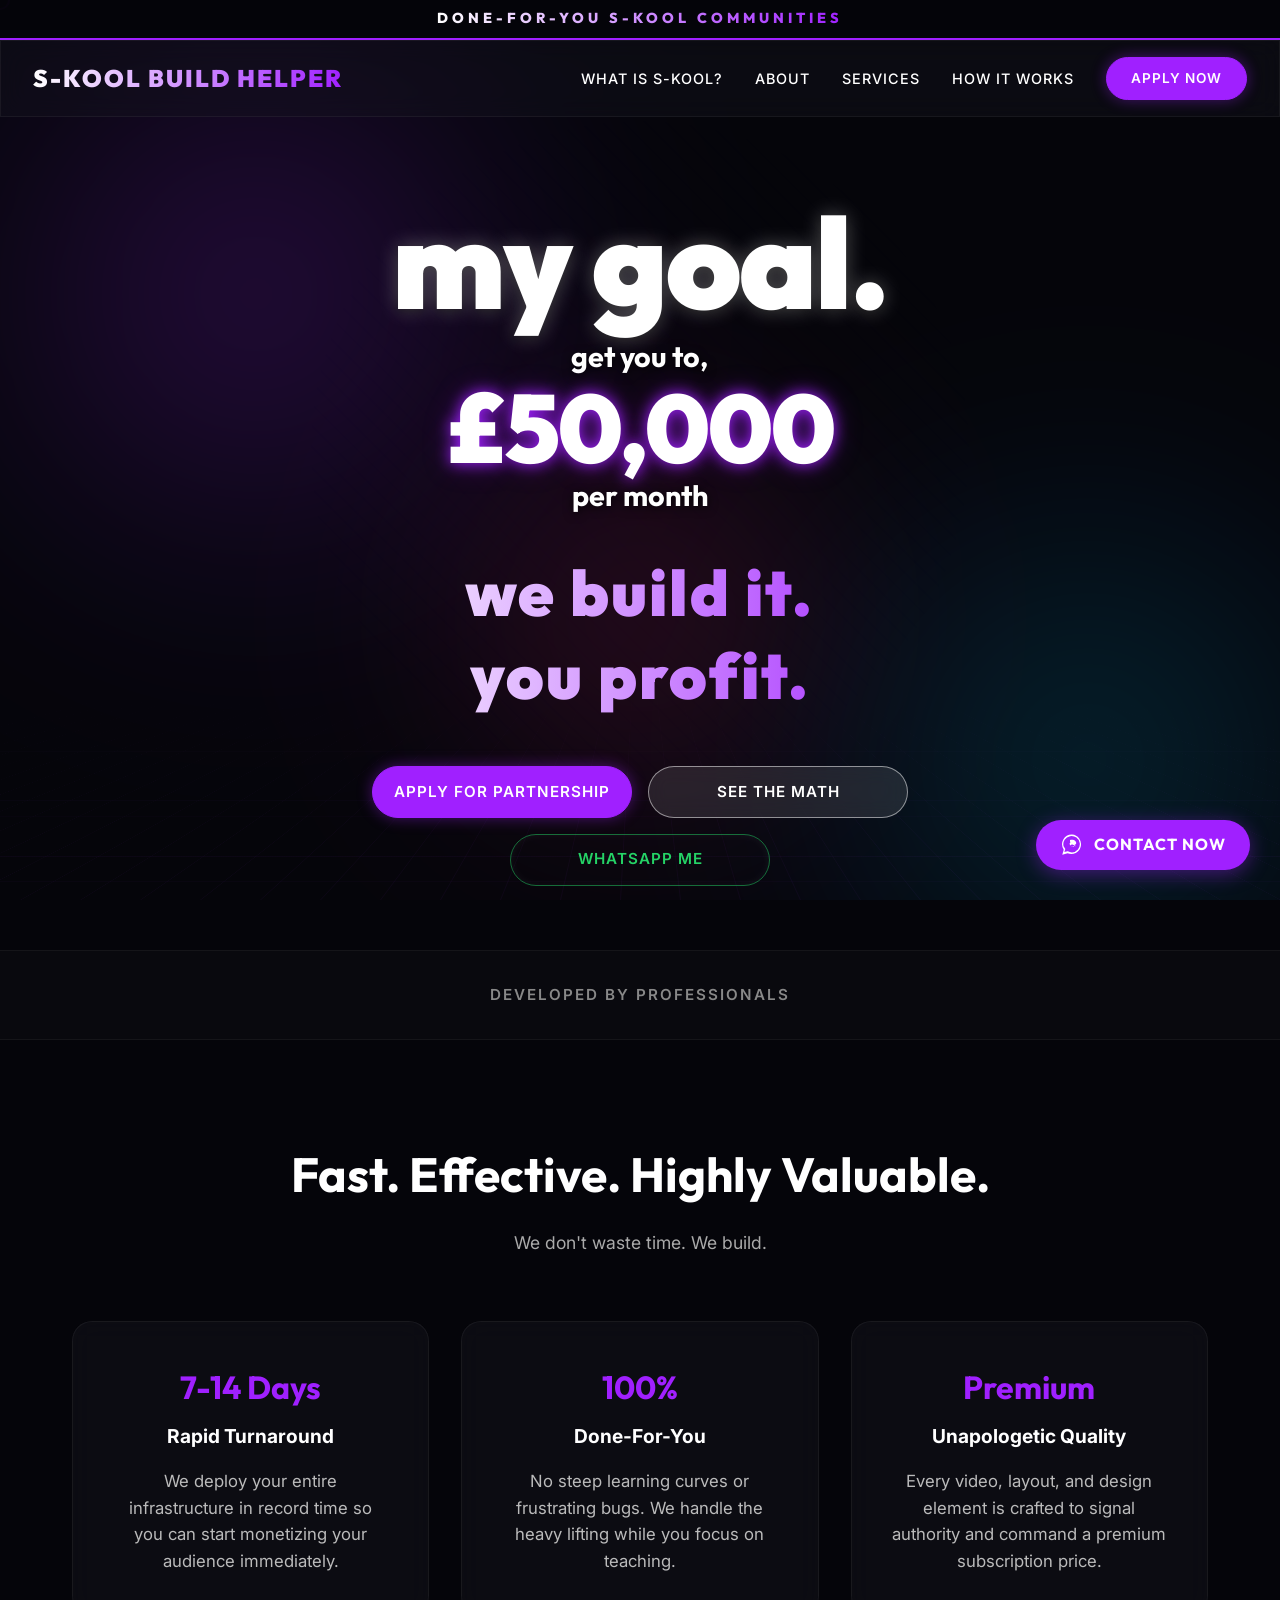
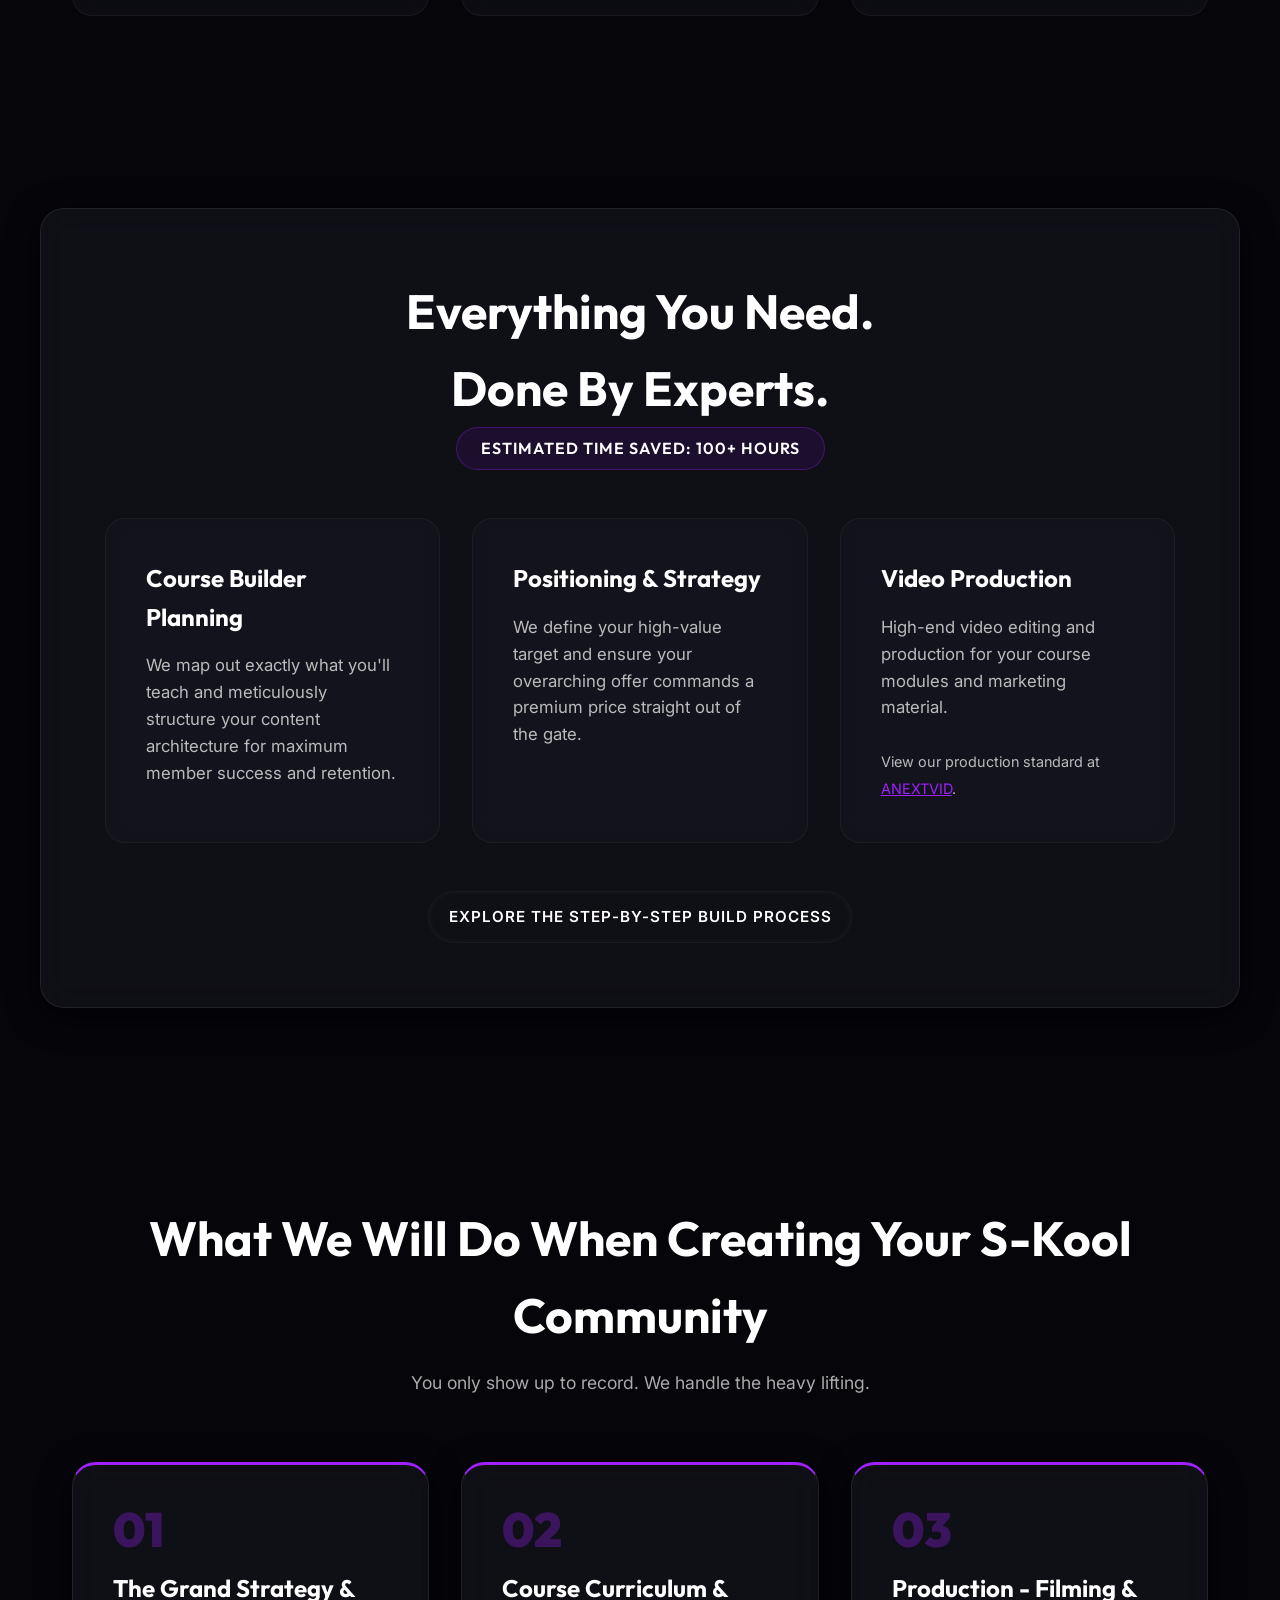
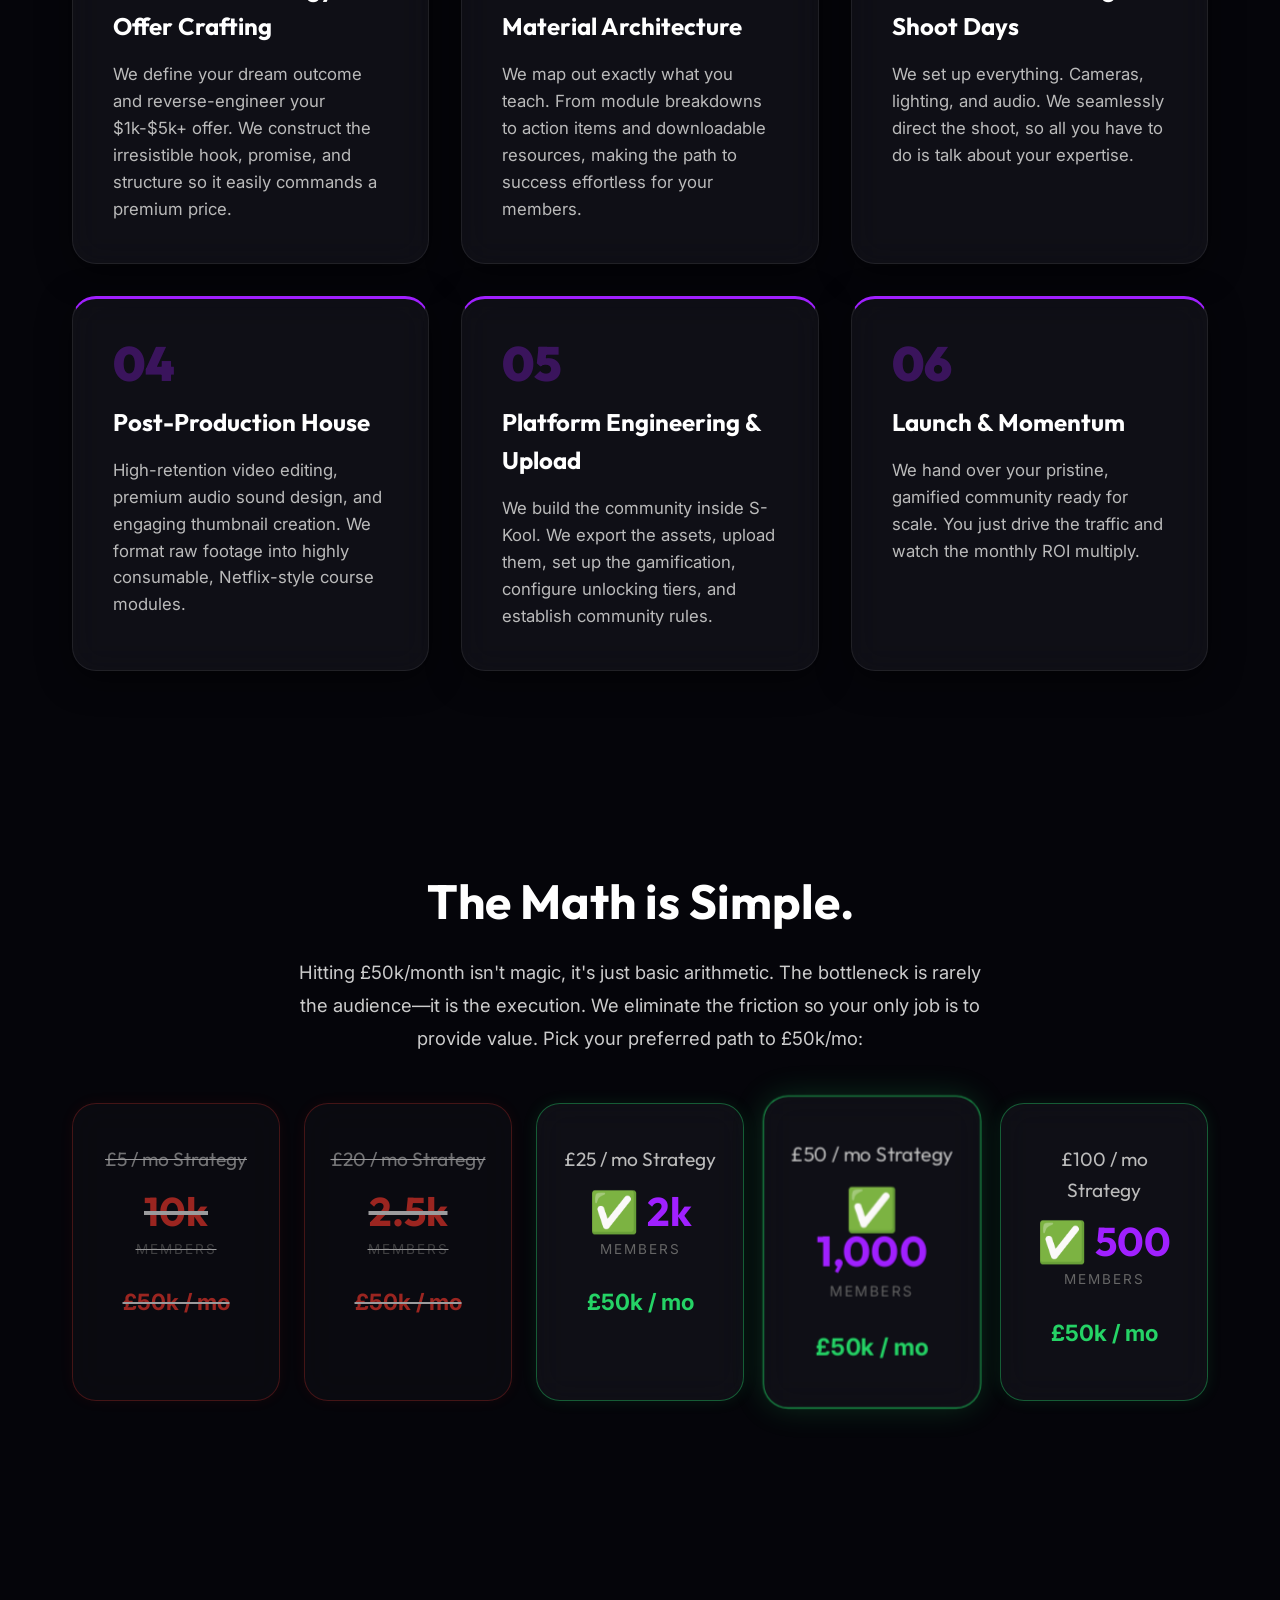
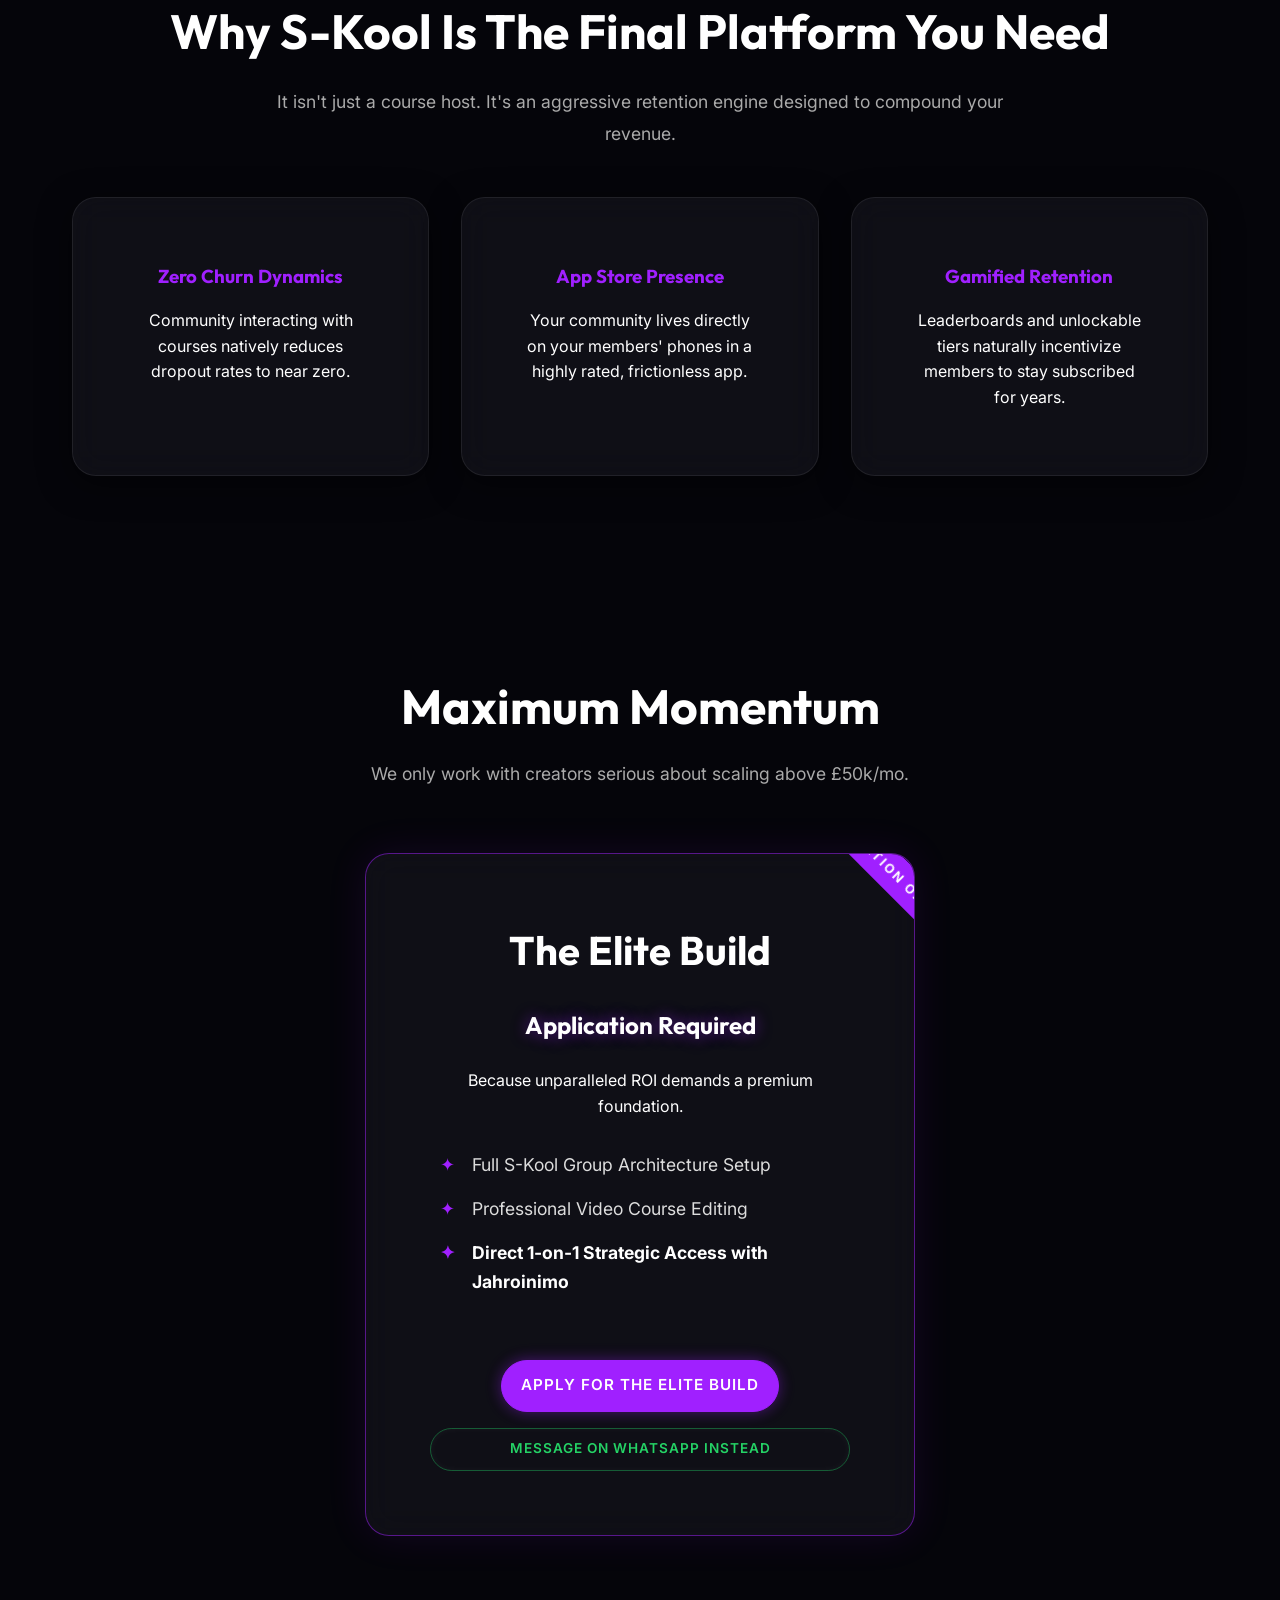
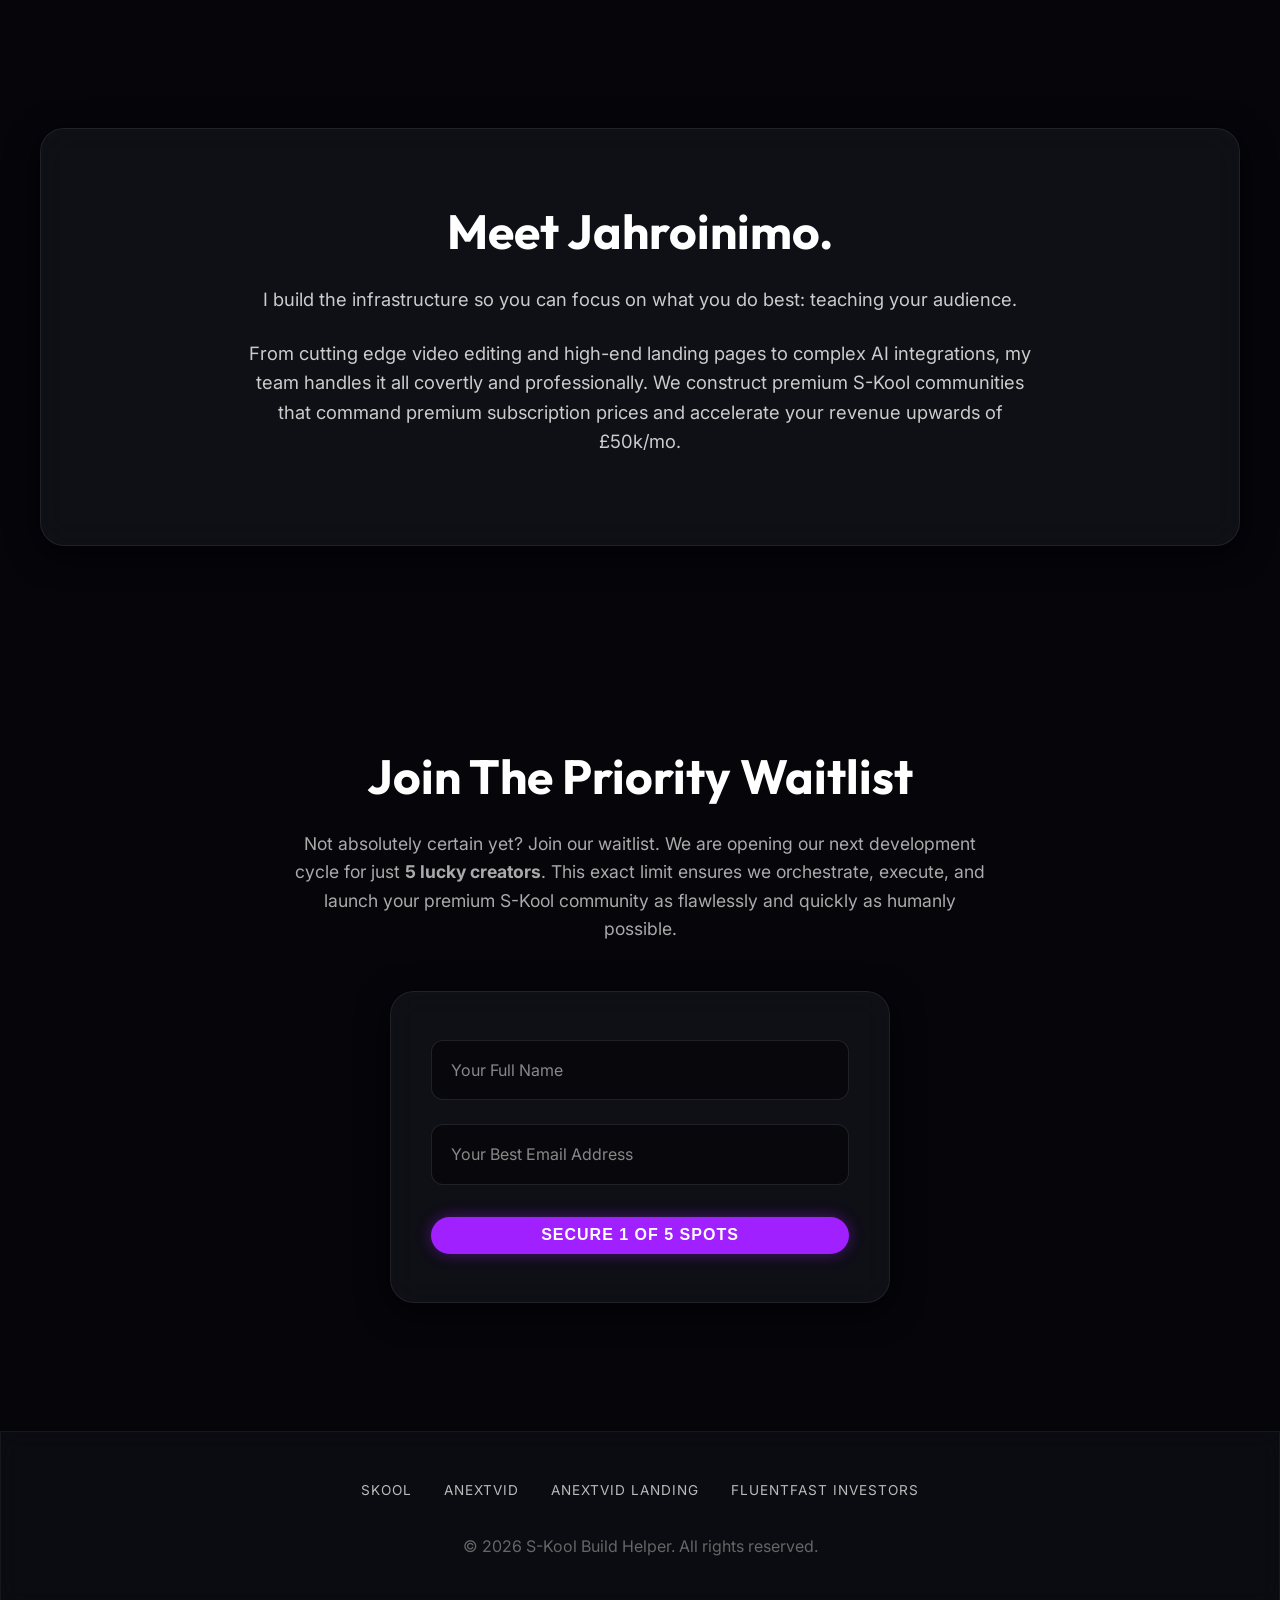
<file: index.html>
<!doctype html>
<html lang="en">

<head>
  <meta charset="UTF-8" />
  <meta name="viewport" content="width=device-width, initial-scale=1.0" />
  <title>S-KOOL BUILD HELPER | Premium Community Creation</title>

  <link rel="preconnect" href="https://fonts.googleapis.com" />
  <link rel="preconnect" href="https://fonts.gstatic.com" crossorigin />
  <link
    href="https://fonts.googleapis.com/css2?family=Inter:wght@300;400;500;600&family=Outfit:wght@300;400;700;900&display=swap"
    rel="stylesheet" />

  <link rel="stylesheet" href="styles.css" />
</head>

<body>
  <div class="cursor"></div>

  <!-- Abstract Premium Animated Background -->
  <div class="abstract-bg">
    <div id="particles-container"></div>
    <div class="abstract-grid"></div>
    <div class="wireframe-layer"></div>
    <div class="orb orb-1"></div>
    <div class="orb orb-2"></div>
    <div class="orb orb-3"></div>
  </div>

  <div class="top-announcement-banner" style="position: fixed; top: 0; left: 0; width: 100%; height: 40px; background: rgba(5, 5, 10, 0.98); z-index: 10000; display: flex; align-items: center; justify-content: center; border-bottom: 2px solid var(--accent-color);">
    <span class="glowing-subtitle" style="font-size: 0.9rem; letter-spacing: 4px; font-weight: 800; font-family: var(--font-heading); text-transform: uppercase;">
      DONE-FOR-YOU S-KOOL COMMUNITIES
    </span>
  </div>

  <nav class="navbar glass" style="top: 40px; border-bottom: 1px solid var(--glass-border);">
    <div class="nav-container">
      <a href="#" class="logo">S-KOOL BUILD HELPER</a>
      <div class="nav-links">
        <a href="#what-is-skool">What is S-Kool?</a>
        <a href="#about">About</a>
        <a href="#services">Services</a>
        <a href="#process">How It Works</a>
        <a href="apply.html" class="btn btn-primary button-shine">Apply Now</a>
      </div>
      <div class="mobile-menu-toggle">
        <span></span>
        <span></span>
        <span></span>
      </div>
    </div>
  </nav>

  <!-- Mobile Menu Drawer -->
  <div class="mobile-nav glass">
    <a href="#what-is-skool">What is S-Kool?</a>
    <a href="#about">About</a>
    <a href="#services">Services</a>
    <a href="#process">How It Works</a>
    <a href="apply.html" class="btn btn-primary">Apply Now</a>
  </div>

  <main>
    <section id="hero" class="hero" style="padding-top: 9rem; padding-bottom: 2rem;">
      <div class="hero-content ambient-float">

        <h1 style="line-height: 1.1; margin: 1rem 0; width: 100%">
          <span class="title-surge delay-2" style="
                display: block;
                font-size: clamp(4rem, 15vw, 8rem);
                font-weight: 900;
                color: #ffffff;
                text-shadow: 0 0 20px rgba(255, 255, 255, 0.3), 0 2px 10px rgba(0, 0, 0, 0.8);
                text-transform: lowercase;
                letter-spacing: -2px;
                margin-bottom: 0.5rem;
              ">my goal.</span>
          <span class="title-surge delay-3" style="
                display: block;
                font-size: clamp(1.2rem, 3.5vw, 1.8rem);
                color: #ffffff;
                text-shadow: 0 2px 10px rgba(0, 0, 0, 0.8);
                text-transform: lowercase;
              ">get you to,</span>
          <span class="title-surge delay-4" style="
                display: block;
                font-size: clamp(3.5rem, 10vw, 6rem);
                font-weight: 900;
                color: #ffffff;
                text-shadow: 0 0 15px var(--accent-color), 0 0 30px rgba(160, 32, 255, 0.3);
                letter-spacing: -2px;
                line-height: 1;
                margin-top: 0.5rem;
              ">£50,000</span>
          <span class="title-surge delay-4" style="
                display: block;
                font-size: clamp(1.2rem, 3.5vw, 1.8rem);
                color: #ffffff;
                text-shadow: 0 2px 10px rgba(0, 0, 0, 0.8);
                text-transform: lowercase;
                margin-top: 0.2rem;
              ">per month</span>
        </h1>
        <p class="hero-description title-surge delay-4 glowing-subtitle" style="
              font-size: clamp(2rem, 6vw, 4rem);
              font-family: var(--font-heading);
              font-weight: 900;
              color: #fff;
              letter-spacing: 2px;
              text-transform: lowercase;
              margin-top: 2.5rem;
              line-height: 1.3;
            ">
          we build it.<br />you profit.
        </p>
        <div class="hero-actions slide-up delay-4" style="
              margin-top: 2rem;
              display: flex;
              flex-wrap: wrap;
              justify-content: center;
              gap: 1rem;
              width: 100%;
              max-width: 900px;
              margin-left: auto;
              margin-right: auto;
            ">
          <a href="apply.html" class="btn btn-primary lg button-shine" style="
                flex: 0 0 auto;
                width: 100%;
                max-width: 260px;
                display: inline-flex;
                align-items: center;
                justify-content: center;
                text-align: center;
                box-sizing: border-box;
              ">Apply For Partnership</a>
          <a href="#roi" class="btn lg button-shine" style="
                flex: 0 0 auto;
                width: 100%;
                max-width: 260px;
                display: inline-flex;
                align-items: center;
                justify-content: center;
                text-align: center;
                box-sizing: border-box;
                background: rgba(255, 255, 255, 0.1);
                border: 1px solid rgba(255, 255, 255, 0.5);
                color: #fff;
                backdrop-filter: blur(10px);
              ">See The Math</a>
          <a href="https://wa.me/447538068550" target="_blank" class="btn btn-outline lg button-shine" style="
                flex: 0 0 auto;
                width: 100%;
                max-width: 260px;
                display: inline-flex;
                align-items: center;
                justify-content: center;
                text-align: center;
                box-sizing: border-box;
                border-width: 1px;
                color: #25d366;
                border-color: rgba(37, 211, 102, 0.5);
              ">WhatsApp Me</a>
        </div>
      </div>
    </section>

    <!-- Authority Banner -->
    <section class="authority-banner slide-up" style="
          background: rgba(10, 10, 15, 0.8);
          border-top: 1px solid rgba(255, 255, 255, 0.05);
          border-bottom: 1px solid rgba(255, 255, 255, 0.05);
          padding: 2rem 0;
        ">
      <div class="container text-center">
        <p style="
              color: #888;
              text-transform: uppercase;
              letter-spacing: 2px;
              font-size: 0.95rem;
              font-weight: 600;
              margin: 0;
            ">
          Developed By Professionals
        </p>
      </div>
    </section>
    <!-- Turnaround Time / Speed Section -->
    <section id="speed" class="speed">
      <div class="container text-center slide-up">
        <h2 class="section-title">Fast. Effective. Highly Valuable.</h2>
        <p class="section-subtitle">
          We don't waste time. We build.
        </p>
        <div class="grid-3" style="margin-top: 2rem">
          <div class="feature-card glass">
            <h3 style="
                  color: var(--accent-color);
                  font-size: 2rem;
                  margin-bottom: 0.5rem;
                ">
              7-14 Days
            </h3>
            <h4 style="font-size: 1.2rem; color: #fff; margin-bottom: 1rem">
              Rapid Turnaround
            </h4>
            <p>
              We deploy your entire infrastructure in record time so you can
              start monetizing your audience immediately.
            </p>
          </div>
          <div class="feature-card glass">
            <h3 style="
                  color: var(--accent-color);
                  font-size: 2rem;
                  margin-bottom: 0.5rem;
                ">
              100%
            </h3>
            <h4 style="font-size: 1.2rem; color: #fff; margin-bottom: 1rem">
              Done-For-You
            </h4>
            <p>
              No steep learning curves or frustrating bugs. We handle the
              heavy lifting while you focus on teaching.
            </p>
          </div>
          <div class="feature-card glass">
            <h3 style="
                  color: var(--accent-color);
                  font-size: 2rem;
                  margin-bottom: 0.5rem;
                ">
              Premium
            </h3>
            <h4 style="font-size: 1.2rem; color: #fff; margin-bottom: 1rem">
              Unapologetic Quality
            </h4>
            <p>
              Every video, layout, and design element is crafted to signal
              authority and command a premium subscription price.
            </p>
          </div>
        </div>
      </div>
    </section>
    <section id="services" class="services">
      <div class="container glass-card section-card slide-up">
        <h2 class="section-title">
          Everything You Need.<br />Done By Experts.
        </h2>
        <div style="text-align: center; margin-top: -1rem; margin-bottom: 3rem">
          <span style="
                display: inline-block;
                padding: 0.5rem 1.5rem;
                background: rgba(160, 32, 255, 0.1);
                border: 1px solid rgba(160, 32, 255, 0.3);
                border-radius: 50px;
                color: var(--accent-light);
                font-weight: 600;
                font-family: var(--font-heading);
                letter-spacing: 1px;
              ">ESTIMATED TIME SAVED: 100+ HOURS</span>
        </div>
        <div class="grid-3" style="margin-top: 2rem">
          <div class="feature-card glass" style="background: rgba(20, 20, 30, 0.6)">
            <h3 style="margin-bottom: 1rem; color: #fff">
              Course Builder Planning
            </h3>
            <p>
              We map out exactly what you'll teach and meticulously structure
              your content architecture for maximum member success and
              retention.
            </p>
          </div>
          <div class="feature-card glass" style="background: rgba(20, 20, 30, 0.6)">
            <h3 style="margin-bottom: 1rem; color: #fff">
              Positioning & Strategy
            </h3>
            <p>
              We define your high-value target and ensure your overarching
              offer commands a premium price straight out of the gate.
            </p>
          </div>
          <div class="feature-card glass" style="background: rgba(20, 20, 30, 0.6)">
            <h3 style="margin-bottom: 1rem; color: #fff">Video Production</h3>
            <p>
              High-end video editing and production for your course modules
              and marketing material. <br /><br /><span style="font-size: 0.9rem">View our production standard at
                <a href="https://anextvid-boop.github.io/anextvid-landing/" target="_blank" style="
                      color: var(--accent-color);
                      text-decoration: underline;
                    ">ANEXTVID</a>.</span>
            </p>
          </div>
        </div>
        <div style="margin-top: 3rem; text-align: center">
          <a href="#process" class="btn btn-outline lg button-shine">Explore The Step-by-Step Build Process</a>
        </div>
      </div>
    </section>
    <!-- The Deep Dive Process Section -->
    <section id="process" class="process">
      <div class="container slide-up">
        <h2 class="section-title">
          What We Will Do When Creating Your S-Kool Community
        </h2>
        <p class="section-subtitle">
          You only show up to record. We handle the heavy lifting.
        </p>

        <div class="process-grid" style="
              display: grid;
              grid-template-columns: repeat(auto-fit, minmax(350px, 1fr));
              gap: 2rem;
              margin-top: 3rem;
            ">
          <div class="process-step glass-card text-left"
            style="padding: 2.5rem; border-top: 3px solid var(--accent-color)">
            <div class="step-number" style="
                  font-family: var(--font-heading);
                  font-size: 3rem;
                  font-weight: 900;
                  color: rgba(160, 32, 255, 0.3);
                  line-height: 1;
                  margin-bottom: 1rem;
                ">
              01
            </div>
            <h3 style="margin-bottom: 1rem; color: #fff; font-size: 1.5rem">
              The Grand Strategy & Offer Crafting
            </h3>
            <p style="color: #bbb; font-size: 1.05rem">
              We define your dream outcome and reverse-engineer your $1k-$5k+
              offer. We construct the irresistible hook, promise, and
              structure so it easily commands a premium price.
            </p>
          </div>

          <div class="process-step glass-card text-left"
            style="padding: 2.5rem; border-top: 3px solid var(--accent-color)">
            <div class="step-number" style="
                  font-family: var(--font-heading);
                  font-size: 3rem;
                  font-weight: 900;
                  color: rgba(160, 32, 255, 0.3);
                  line-height: 1;
                  margin-bottom: 1rem;
                ">
              02
            </div>
            <h3 style="margin-bottom: 1rem; color: #fff; font-size: 1.5rem">
              Course Curriculum & Material Architecture
            </h3>
            <p style="color: #bbb; font-size: 1.05rem">
              We map out exactly what you teach. From module breakdowns to
              action items and downloadable resources, making the path to
              success effortless for your members.
            </p>
          </div>

          <div class="process-step glass-card text-left"
            style="padding: 2.5rem; border-top: 3px solid var(--accent-color)">
            <div class="step-number" style="
                  font-family: var(--font-heading);
                  font-size: 3rem;
                  font-weight: 900;
                  color: rgba(160, 32, 255, 0.3);
                  line-height: 1;
                  margin-bottom: 1rem;
                ">
              03
            </div>
            <h3 style="margin-bottom: 1rem; color: #fff; font-size: 1.5rem">
              Production - Filming & Shoot Days
            </h3>
            <p style="color: #bbb; font-size: 1.05rem">
              We set up everything. Cameras, lighting, and audio. We
              seamlessly direct the shoot, so all you have to do is talk about
              your expertise.
            </p>
          </div>

          <div class="process-step glass-card text-left"
            style="padding: 2.5rem; border-top: 3px solid var(--accent-color)">
            <div class="step-number" style="
                  font-family: var(--font-heading);
                  font-size: 3rem;
                  font-weight: 900;
                  color: rgba(160, 32, 255, 0.3);
                  line-height: 1;
                  margin-bottom: 1rem;
                ">
              04
            </div>
            <h3 style="margin-bottom: 1rem; color: #fff; font-size: 1.5rem">
              Post-Production House
            </h3>
            <p style="color: #bbb; font-size: 1.05rem">
              High-retention video editing, premium audio sound design, and
              engaging thumbnail creation. We format raw footage into highly
              consumable, Netflix-style course modules.
            </p>
          </div>

          <div class="process-step glass-card text-left"
            style="padding: 2.5rem; border-top: 3px solid var(--accent-color)">
            <div class="step-number" style="
                  font-family: var(--font-heading);
                  font-size: 3rem;
                  font-weight: 900;
                  color: rgba(160, 32, 255, 0.3);
                  line-height: 1;
                  margin-bottom: 1rem;
                ">
              05
            </div>
            <h3 style="margin-bottom: 1rem; color: #fff; font-size: 1.5rem">
              Platform Engineering & Upload
            </h3>
            <p style="color: #bbb; font-size: 1.05rem">
              We build the community inside S-Kool. We export the assets,
              upload them, set up the gamification, configure unlocking tiers,
              and establish community rules.
            </p>
          </div>

          <div class="process-step glass-card text-left"
            style="padding: 2.5rem; border-top: 3px solid var(--accent-color)">
            <div class="step-number" style="
                  font-family: var(--font-heading);
                  font-size: 3rem;
                  font-weight: 900;
                  color: rgba(160, 32, 255, 0.3);
                  line-height: 1;
                  margin-bottom: 1rem;
                ">
              06
            </div>
            <h3 style="margin-bottom: 1rem; color: #fff; font-size: 1.5rem">
              Launch & Momentum
            </h3>
            <p style="color: #bbb; font-size: 1.05rem">
              We hand over your pristine, gamified community ready for scale.
              You just drive the traffic and watch the monthly ROI multiply.
            </p>
          </div>
        </div>
      </div>
    </section>
    <!-- The ROI / Value Proposition Section -->
    <section id="roi" class="roi text-center" style="padding: 6rem 0">
      <div class="container slide-up">
        <h2 class="section-title">The Math is Simple.</h2>
        <p class="section-subtitle" style="
              font-size: 1.15rem;
              color: #ccc;
              max-width: 700px;
              margin: 0 auto 3rem;
              line-height: 1.8;
            ">
          Hitting £50k/month isn't magic, it's just basic arithmetic. The
          bottleneck is rarely the audience—it is the execution. We eliminate
          the friction so your only job is to provide value. Pick your
          preferred path to £50k/mo:
        </p>

        <div class="math-grid" style="
              display: grid;
              grid-template-columns: repeat(auto-fit, minmax(200px, 1fr));
              gap: 1.5rem;
            ">
          <div class="glass-card math-variant" style="
                opacity: 0.6;
                text-decoration: line-through;
                border-color: rgba(255, 59, 48, 0.4);
                box-shadow: 0 0 15px rgba(255, 59, 48, 0.1);
              ">
            <div class="math-label">£5 / mo Strategy</div>
            <div class="math-members" style="color: #ff3b30">10k</div>
            <div class="math-sub">Members</div>
            <div class="math-total" style="color: #ff3b30">£50k / mo</div>
          </div>

          <div class="glass-card math-variant" style="
                opacity: 0.6;
                text-decoration: line-through;
                border-color: rgba(255, 59, 48, 0.4);
                box-shadow: 0 0 15px rgba(255, 59, 48, 0.1);
              ">
            <div class="math-label">£20 / mo Strategy</div>
            <div class="math-members" style="color: #ff3b30">2.5k</div>
            <div class="math-sub">Members</div>
            <div class="math-total" style="color: #ff3b30">£50k / mo</div>
          </div>

          <div class="glass-card math-variant" style="
                border-color: rgba(37, 211, 102, 0.4);
                box-shadow: 0 0 15px rgba(37, 211, 102, 0.1);
              ">
            <div class="math-label">£25 / mo Strategy</div>
            <div class="math-members">✅ 2k</div>
            <div class="math-sub">Members</div>
            <div class="math-total" style="color: #25d366">£50k / mo</div>
          </div>

          <div class="glass-card math-variant" style="
                border-color: rgba(37, 211, 102, 0.8);
                box-shadow: 0 0 30px rgba(37, 211, 102, 0.2);
                transform: scale(1.05);
              ">
            <div class="math-label">£50 / mo Strategy</div>
            <div class="math-members">✅ 1,000</div>
            <div class="math-sub">Members</div>
            <div class="math-total" style="color: #25d366">£50k / mo</div>
          </div>

          <div class="glass-card math-variant" style="
                border-color: rgba(37, 211, 102, 0.4);
                box-shadow: 0 0 15px rgba(37, 211, 102, 0.1);
              ">
            <div class="math-label">£100 / mo Strategy</div>
            <div class="math-members">✅ 500</div>
            <div class="math-sub">Members</div>
            <div class="math-total" style="color: #25d366">£50k / mo</div>
          </div>
        </div>
      </div>
    </section>
    <!-- What is Skool Section -->
    <section id="what-is-skool" class="roi text-center" style="padding: 6rem 0">
      <div class="container slide-up">
        <h2 class="section-title">
          Why S-Kool Is The Final Platform You Need
        </h2>
        <p class="section-subtitle" style="
              max-width: 800px;
              margin: 0 auto 2rem;
              font-size: 1.1rem;
              line-height: 1.8;
            ">
          It isn't just a course host. It's an aggressive retention engine
          designed to compound your revenue.
        </p>
        <div class="grid-3" style="margin-top: 3rem">
          <div class="glass-card">
            <h3 style="
                  color: var(--accent-color);
                  font-family: var(--font-heading);
                  margin-bottom: 1rem;
                ">
              Zero Churn Dynamics
            </h3>
            <p>
              Community interacting with courses natively reduces dropout
              rates to near zero.
            </p>
          </div>
          <div class="glass-card">
            <h3 style="
                  color: var(--accent-color);
                  font-family: var(--font-heading);
                  margin-bottom: 1rem;
                ">
              App Store Presence
            </h3>
            <p>
              Your community lives directly on your members' phones in a
              highly rated, frictionless app.
            </p>
          </div>
          <div class="glass-card">
            <h3 style="
                  color: var(--accent-color);
                  font-family: var(--font-heading);
                  margin-bottom: 1rem;
                ">
              Gamified Retention
            </h3>
            <p>
              Leaderboards and unlockable tiers naturally incentivize members
              to stay subscribed for years.
            </p>
          </div>
        </div>
      </div>
    </section>
    <section id="pricing" class="pricing text-center">
      <div class="container slide-up">
        <h2 class="section-title">Maximum Momentum</h2>
        <p class="section-subtitle">
          We only work with creators serious about scaling above £50k/mo.
        </p>
        <div class="pricing-card glass-card" style="
              border: 1px solid rgba(160, 32, 255, 0.5);
              box-shadow: 0 0 40px rgba(160, 32, 255, 0.1);
              position: relative;
              overflow: hidden;
            ">
          <div style="
                position: absolute;
                top: 0;
                right: 0;
                background: var(--accent-color);
                color: #fff;
                padding: 0.5rem 3rem;
                font-weight: 700;
                font-size: 0.8rem;
                letter-spacing: 2px;
                transform: rotate(45deg) translate(25%, -200%);
                width: 250px;
              ">
            INVITATION ONLY
          </div>
          <h3 style="font-size: 2.5rem; margin-bottom: 0.5rem">
            The Elite Build
          </h3>
          <div class="price" style="
                font-size: 1.5rem;
                color: var(--accent-light);
                margin-bottom: 1.5rem;
              ">
            Application Required
          </div>
          <p style="margin-bottom: 2rem">
            Because unparalleled ROI demands a premium foundation.
          </p>
          <ul class="benefits" style="text-align: left; margin: 0 auto 2rem; max-width: 400px">
            <li style="margin-bottom: 1rem">
              Full S-Kool Group Architecture Setup
            </li>
            <li style="margin-bottom: 1rem">
              Professional Video Course Editing
            </li>

            <li style="
                  margin-bottom: 1rem;
                  color: var(--accent-light);
                  font-weight: 700;
                ">
              Direct 1-on-1 Strategic Access with Jahroinimo
            </li>
          </ul>
          <a href="apply.html" class="btn btn-primary lg button-shine mt-4">Apply For The Elite Build</a>
          <a href="https://wa.me/447538068550" target="_blank" class="btn btn-outline" style="
                border-width: 1px;
                color: #25d366;
                border-color: rgba(37, 211, 102, 0.4);
                margin-top: 1rem;
                display: block;
                width: 100%;
                text-align: center;
              ">Message on WhatsApp Instead</a>
        </div>
      </div>
    </section>
    <section id="about" class="about">
      <div class="container glass-card section-card">
        <div class="about-grid">
          <div class="about-content">
            <h2 class="section-title text-left">Meet Jahroinimo.</h2>
            <p>
              I build the infrastructure so you can focus on what you do best:
              teaching your audience.
            </p>
            <p>
              From cutting edge video editing and high-end landing pages to
              complex AI integrations, my team handles it all covertly and
              professionally. We construct premium S-Kool communities that
              command premium subscription prices and accelerate your revenue
              upwards of £50k/mo.
            </p>
          </div>
        </div>
      </div>
    </section>
    <!-- Waitlist Sign Up Section -->
    <section id="waitlist" class="waitlist text-center">
      <div class="container slide-up">
        <h2 class="section-title">Join The Priority Waitlist</h2>
        <p class="section-subtitle" style="max-width: 700px; margin: 0 auto 3rem">
          Not absolutely certain yet? Join our waitlist. We are opening our
          next development cycle for just <strong>5 lucky creators</strong>.
          This exact limit ensures we orchestrate, execute, and launch your
          premium S-Kool community as flawlessly and quickly as humanly
          possible.
        </p>

        <form class="glass-card waitlist-form" onsubmit="
              event.preventDefault();
              alert('You have been added to the limited waitlist!');
            ">
          <input type="text" placeholder="Your Full Name" required class="form-input" />
          <input type="email" placeholder="Your Best Email Address" required class="form-input" />
          <button type="submit" class="btn btn-primary button-shine form-submit">
            Secure 1 of 5 Spots
          </button>
        </form>
      </div>
    </section>
  </main>

  <footer class="glass mt-4">
    <div class="container text-center">
      <div class="footer-links" style="
            display: flex;
            gap: 2rem;
            flex-wrap: wrap;
            justify-content: center;
            margin-bottom: 2rem;
          ">
        <a href="https://www.skool.com/" target="_blank" style="
              color: #bbb;
              text-transform: uppercase;
              font-size: 0.85rem;
              letter-spacing: 1px;
              transition: color 0.3s;
            " onmouseover="this.style.color = 'var(--accent-color)'" onmouseout="this.style.color = '#bbb'">Skool</a>
        <a href="https://www.anextvid.com/" target="_blank" style="
              color: #bbb;
              text-transform: uppercase;
              font-size: 0.85rem;
              letter-spacing: 1px;
              transition: color 0.3s;
            " onmouseover="this.style.color = 'var(--accent-color)'"
          onmouseout="this.style.color = '#bbb'">ANEXTVID</a>
        <a href="https://anextvid-boop.github.io/anextvid-landing/" target="_blank" style="
              color: #bbb;
              text-transform: uppercase;
              font-size: 0.85rem;
              letter-spacing: 1px;
              transition: color 0.3s;
            " onmouseover="this.style.color = 'var(--accent-color)'" onmouseout="this.style.color = '#bbb'">ANEXTVID
          Landing</a>
        <a href="https://anextvid-boop.github.io/fluentfast-investors-public/" target="_blank" style="
              color: #bbb;
              text-transform: uppercase;
              font-size: 0.85rem;
              letter-spacing: 1px;
              transition: color 0.3s;
            " onmouseover="this.style.color = 'var(--accent-color)'" onmouseout="this.style.color = '#bbb'">FluentFast
          Investors</a>
      </div>
      <p style="color: #666">
        &copy; 2026 S-Kool Build Helper. All rights reserved.
      </p>
    </div>
  </footer>

  <!-- WhatsApp Floating Button -->
  <a href="https://wa.me/447538068550" class="whatsapp-float button-shine" target="_blank" rel="noopener noreferrer">
    <svg viewBox="0 0 32 32" xmlns="http://www.w3.org/2000/svg" width="24" height="24" fill="currentColor">
      <path
        d="M16 2a13 13 0 0 0-11 20.21L3 29l7.08-2.02A13 13 0 1 0 16 2zm0 24a11 11 0 0 1-5.59-1.52l-.4-.24-4.14 1.18 1.2-4-2.28-3.64A11 11 0 1 1 16 26zm6.13-7.83c-.34-.17-2-.99-2.3-1.1s-.53-.17-.75.17-.87 1.1-1.07 1.32-.4.25-.74.08-1.42-.52-2.7-1.66c-.99-.89-1.66-2-1.86-2.34s-.02-.53.15-.7c.15-.15.34-.4.5-.58s.22-.34.33-.57a.94.94 0 0 0-.04-.89c-.11-.23-.74-1.8-.1-2.45.6-.6 1.3-.59 1.8-.59s1.3.02 1.95.02c.65 0 1.5.21 2.29.98.79.77 2.05 2.01 2.05 3.32s-1.25 2.1-1.7 2.45c-.45.35-.95.42-1.3.42s-.9 0-1.4-.42c-.5-.42-1.2-.42-1.55-.42-.35 0-.85.35-1.05.65-.2.3-.3.7-.3.7s.4.5.9.8c.5.3 1.2.6 1.7.6s1.2-.2 1.6-.7c.4-.5.8-1.5.8-1.5s-.2-.1-.5-.2z" />
    </svg>
    <span>Contact Now</span>
  </a>

  <script src="script.js"></script>
</body>

</html>
</file>
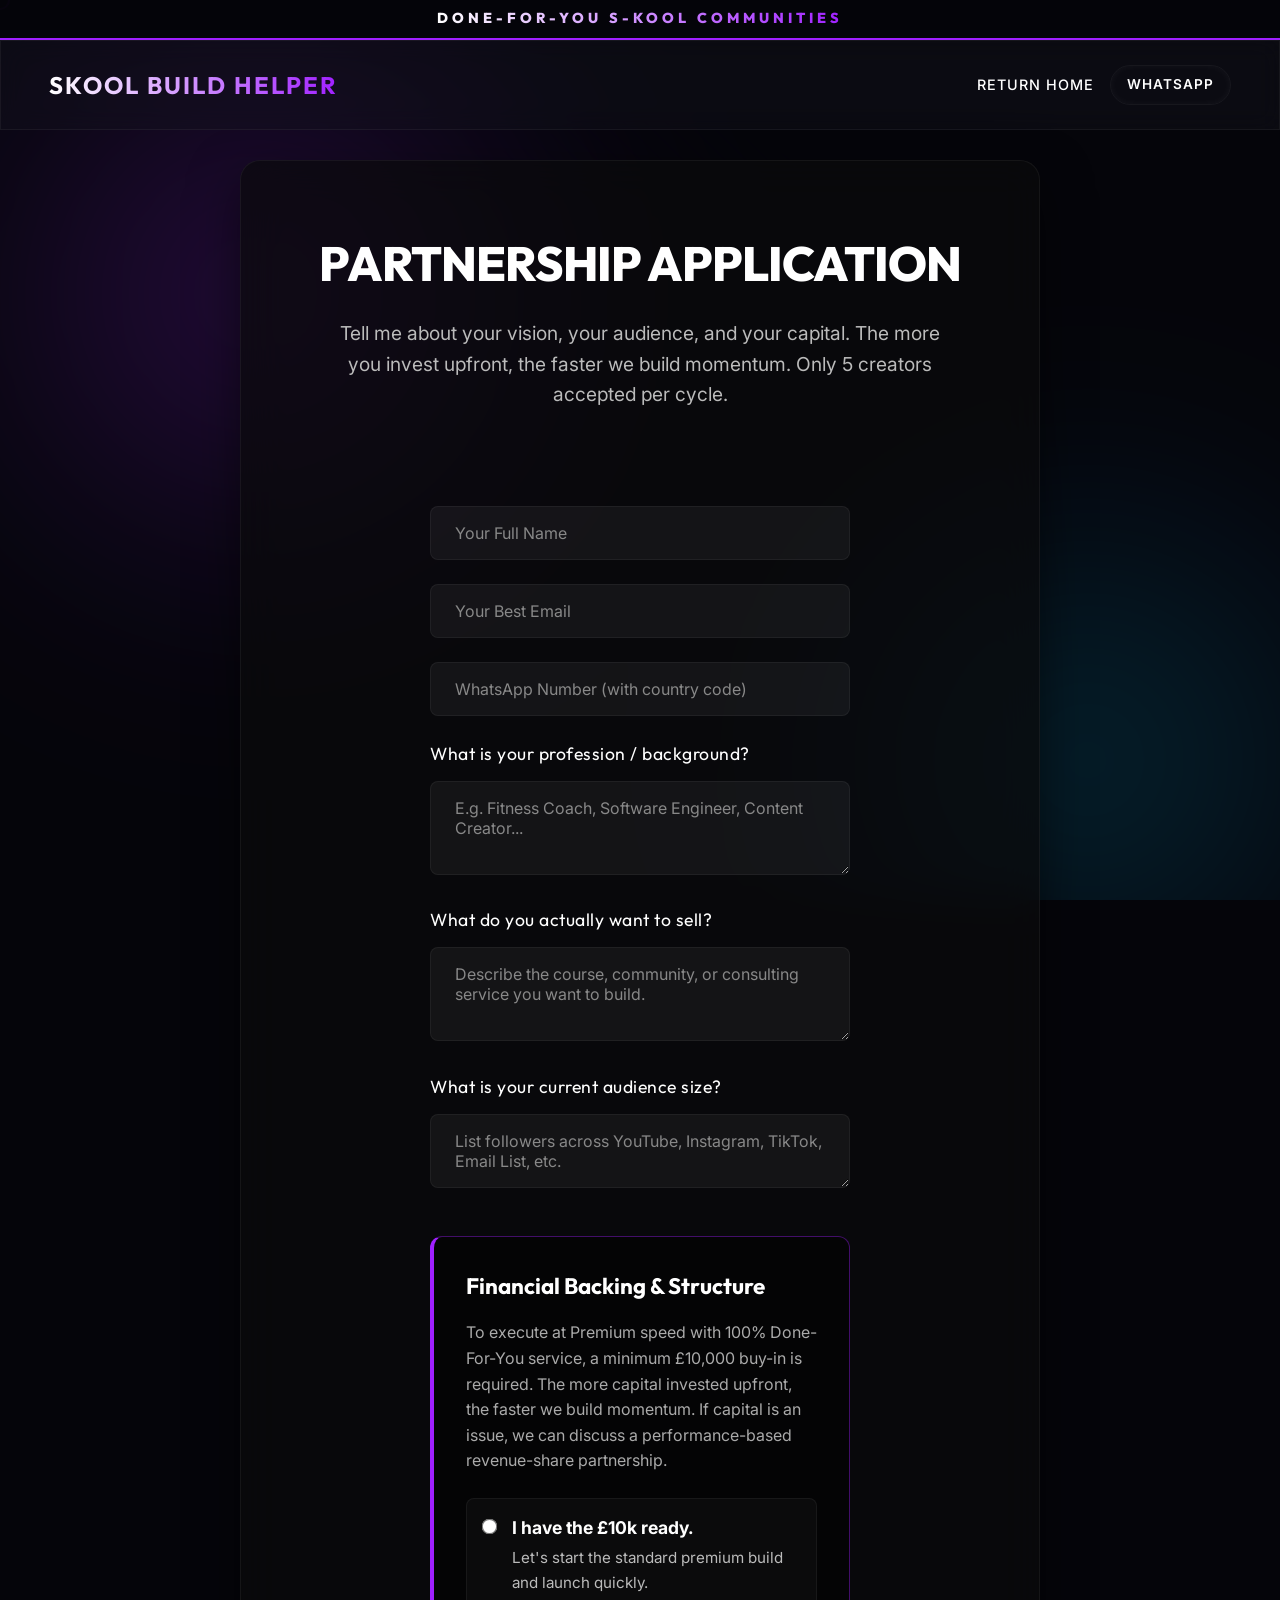
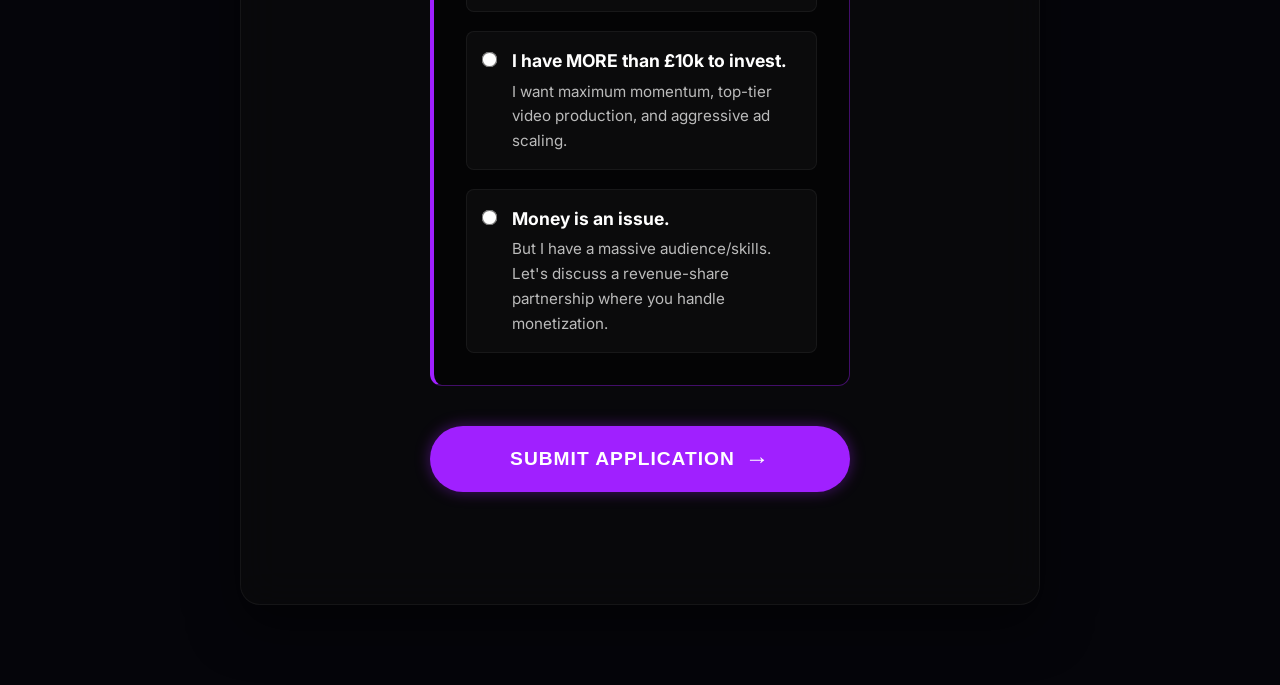
<file: apply.html>
<!DOCTYPE html>
<html lang="en">
<head>
  <meta charset="UTF-8">
  <meta name="viewport" content="width=device-width, initial-scale=1.0">
  <title>Apply For Partnership | SKOOL BUILD HELPER</title>
  <meta name="description" content="Apply for a 100% Done-For-You Skool community build or revenue-share partnership.">
  <link rel="preconnect" href="https://fonts.googleapis.com">
  <link rel="preconnect" href="https://fonts.gstatic.com" crossorigin>
  <link href="https://fonts.googleapis.com/css2?family=Inter:wght@300;400;500;600&family=Outfit:wght@400;500;700;800&display=swap" rel="stylesheet">
  <link rel="stylesheet" href="styles.css">
</head>
<body>

  <!-- Background Layer -->
  <div class="abstract-bg">
    <div class="wireframe-layer"></div>
    <div class="orb orb-1"></div>
    <div class="orb orb-2"></div>
    <div class="glow-layer"></div>
  </div>

  <div class="cursor"></div>

  <!-- Navigation -->
  <div class="top-announcement-banner" style="position: fixed; top: 0; left: 0; width: 100%; height: 40px; background: rgba(5, 5, 10, 0.98); z-index: 10000; display: flex; align-items: center; justify-content: center; border-bottom: 2px solid var(--accent-color);">
    <span class="glowing-subtitle" style="font-size: 0.9rem; letter-spacing: 4px; font-weight: 800; font-family: var(--font-heading); text-transform: uppercase;">
      DONE-FOR-YOU S-KOOL COMMUNITIES
    </span>
  </div>

  <nav class="desktop-nav glass" style="display: flex; justify-content: space-between; align-items: center; padding: 1.5rem 3rem; position: fixed; width: 100%; top: 40px; z-index: 1000; border-bottom: 1px solid var(--glass-border);">
    <div class="logo">
      <h2 style="margin: 0; font-family: var(--font-heading); color: #fff; font-size: 1.5rem; letter-spacing: 2px;">SKOOL BUILD HELPER</h2>
    </div>

    <ul class="nav-links keep-mobile" style="list-style: none; display: flex; gap: 1rem; margin: 0; padding: 0; align-items: center;">
      <li><a href="index.html" style="color: #fff; text-decoration: none; font-weight: 500; letter-spacing: 1px; transition: color 0.3s ease;">RETURN HOME</a></li>
      <li><a href="https://wa.me/447538068550" class="btn btn-outline" style="border-width: 1px; padding: 0.5rem 1rem;">WHATSAPP</a></li>
    </ul>
  </nav>

  <main style="padding-top: 10rem; padding-bottom: 5rem; min-height: 100vh; display: flex; align-items: center; justify-content: center;">
    <div class="container" style="width: 100%; max-width: 1200px; margin: 0 auto; padding: 0 2rem;">
      
      <div class="glass-card section-card slide-up visible" style="max-width: 800px; margin: 0 auto; background: rgba(10, 10, 12, 0.7); backdrop-filter: blur(20px); -webkit-backdrop-filter: blur(20px); border: 1px solid var(--glass-border); border-radius: 20px; box-shadow: 0 20px 50px rgba(0,0,0,0.5);">
        <div style="text-align: center; margin-bottom: 3rem;">
          <h2 class="section-title" style="font-size: 3rem; font-family: var(--font-heading); font-weight: 800; letter-spacing: -1px; margin-bottom: 1rem; color: #fff;">PARTNERSHIP <span style="color: var(--accent-light);">APPLICATION</span></h2>
          <p style="color: #bbb; font-size: 1.2rem; line-height: 1.6; max-width: 600px; margin: 0 auto;">Tell me about your vision, your audience, and your capital. The more you invest upfront, the faster we build momentum. Only 5 creators accepted per cycle.</p>
        </div>
        
        <form class="waitlist-form" action="https://formsubmit.co/your-email-here" method="POST" style="display: flex; flex-direction: column; gap: 1.5rem;">
          
          <!-- Basic Info -->
          <div style="display: grid; grid-template-columns: repeat(auto-fit, minmax(280px, 1fr)); gap: 1.5rem;">
            <input type="text" name="name" class="form-input" placeholder="Your Full Name" required style="width: 100%; padding: 1rem 1.5rem; background: rgba(255, 255, 255, 0.05); border: 1px solid var(--glass-border); border-radius: 8px; color: #fff; font-family: var(--font-body); outline: none; transition: border-color 0.3s ease;">
            <input type="email" name="email" class="form-input" placeholder="Your Best Email" required style="width: 100%; padding: 1rem 1.5rem; background: rgba(255, 255, 255, 0.05); border: 1px solid var(--glass-border); border-radius: 8px; color: #fff; font-family: var(--font-body); outline: none; transition: border-color 0.3s ease;">
          </div>
          
          <input type="tel" name="phone" class="form-input" placeholder="WhatsApp Number (with country code)" required style="width: 100%; padding: 1rem 1.5rem; background: rgba(255, 255, 255, 0.05); border: 1px solid var(--glass-border); border-radius: 8px; color: #fff; font-family: var(--font-body); outline: none; transition: border-color 0.3s ease;">
          
          <!-- Deep Dive Questions -->
          <div>
            <label style="display: block; color: #fff; font-family: var(--font-heading); margin-bottom: 0.8rem; font-size: 1.1rem; letter-spacing: 0.5px;">What is your profession / background?</label>
            <textarea name="profession" class="form-input" rows="3" placeholder="E.g. Fitness Coach, Software Engineer, Content Creator..." required style="width: 100%; padding: 1rem 1.5rem; background: rgba(255, 255, 255, 0.05); border: 1px solid var(--glass-border); border-radius: 8px; color: #fff; font-family: var(--font-body); outline: none; transition: border-color 0.3s ease; resize: vertical;"></textarea>
          </div>

          <div>
            <label style="display: block; color: #fff; font-family: var(--font-heading); margin-bottom: 0.8rem; font-size: 1.1rem; letter-spacing: 0.5px;">What do you actually want to sell?</label>
            <textarea name="offer" class="form-input" rows="3" placeholder="Describe the course, community, or consulting service you want to build." required style="width: 100%; padding: 1rem 1.5rem; background: rgba(255, 255, 255, 0.05); border: 1px solid var(--glass-border); border-radius: 8px; color: #fff; font-family: var(--font-body); outline: none; transition: border-color 0.3s ease; resize: vertical;"></textarea>
          </div>

          <div>
            <label style="display: block; color: #fff; font-family: var(--font-heading); margin-bottom: 0.8rem; font-size: 1.1rem; letter-spacing: 0.5px;">What is your current audience size?</label>
            <textarea name="audience" class="form-input" rows="2" placeholder="List followers across YouTube, Instagram, TikTok, Email List, etc." required style="width: 100%; padding: 1rem 1.5rem; background: rgba(255, 255, 255, 0.05); border: 1px solid var(--glass-border); border-radius: 8px; color: #fff; font-family: var(--font-body); outline: none; transition: border-color 0.3s ease; resize: vertical;"></textarea>
          </div>

          <!-- Financial Qualification -->
          <div style="margin-top: 1rem; padding: 2rem; background: rgba(0,0,0,0.4); border-radius: 12px; border: 1px solid rgba(160,32,255,0.4); border-left: 4px solid var(--accent-color);">
            <label style="display: block; color: var(--accent-light); font-family: var(--font-heading); margin-bottom: 1rem; font-size: 1.4rem; font-weight: 700;">Financial Backing &amp; Structure</label>
            <p style="color: #aaa; margin-bottom: 1.5rem; font-size: 1rem; line-height: 1.6;">To execute at Premium speed with 100% Done-For-You service, a minimum £10,000 buy-in is required. The more capital invested upfront, the faster we build momentum. If capital is an issue, we can discuss a performance-based revenue-share partnership.</p>
            
            <div style="display: flex; flex-direction: column; gap: 1.2rem;">
              
              <label style="color: #fff; display: flex; align-items: flex-start; gap: 1rem; cursor: pointer; padding: 1rem; background: rgba(255,255,255,0.03); border: 1px solid var(--glass-border); border-radius: 8px; transition: background 0.2s ease;">
                <input type="radio" name="funding" value="10k_ready" required style="margin-top: 5px; transform: scale(1.2); accent-color: var(--accent-color);">
                <div style="line-height: 1.5;">
                  <strong style="display: block; font-size: 1.1rem; color: #fff; margin-bottom: 4px;">I have the £10k ready.</strong>
                  <span style="color: #bbb; font-size: 0.95rem;">Let's start the standard premium build and launch quickly.</span>
                </div>
              </label>
              
              <label style="color: #fff; display: flex; align-items: flex-start; gap: 1rem; cursor: pointer; padding: 1rem; background: rgba(255,255,255,0.03); border: 1px solid var(--glass-border); border-radius: 8px; transition: background 0.2s ease;">
                <input type="radio" name="funding" value="more_than_10k" style="margin-top: 5px; transform: scale(1.2); accent-color: var(--accent-color);">
                <div style="line-height: 1.5;">
                  <strong style="display: block; font-size: 1.1rem; color: #fff; margin-bottom: 4px;">I have MORE than £10k to invest.</strong>
                  <span style="color: #bbb; font-size: 0.95rem;">I want maximum momentum, top-tier video production, and aggressive ad scaling.</span>
                </div>
              </label>
              
              <label style="color: #fff; display: flex; align-items: flex-start; gap: 1rem; cursor: pointer; padding: 1rem; background: rgba(255,255,255,0.03); border: 1px solid var(--glass-border); border-radius: 8px; transition: background 0.2s ease;">
                <input type="radio" name="funding" value="revenue_share" style="margin-top: 5px; transform: scale(1.2); accent-color: var(--accent-color);">
                <div style="line-height: 1.5;">
                  <strong style="display: block; font-size: 1.1rem; color: #fff; margin-bottom: 4px;">Money is an issue.</strong>
                  <span style="color: #bbb; font-size: 0.95rem;">But I have a massive audience/skills. Let's discuss a revenue-share partnership where you handle monetization.</span>
                </div>
              </label>

            </div>
          </div>

          <button type="submit" class="btn btn-primary form-submit" style="margin-top: 1rem; font-size: 1.2rem; padding: 1.2rem; width: 100%; border: none; cursor: pointer; display: flex; justify-content: center; align-items: center; gap: 10px;">
            <span>SUBMIT APPLICATION</span>
            <span style="font-size: 1.5rem;">→</span>
          </button>
        </form>
      </div>

    </div>
  </main>

  <script src="script.js"></script>
  
  <style>
    .form-input:focus {
      border-color: var(--accent-color) !important;
      box-shadow: 0 0 15px rgba(160,32,255,0.2) !important;
    }
    label:hover {
      background: rgba(255,255,255,0.08) !important;
    }
  </style>
</body>
</html>
</file>
<file: styles.css>
:root {
  --bg-color: #05050a;
  --text-color: #ffffff;
  --accent-color: #a020ff;
  --accent-hover: #b84dff;
  --glass-bg: rgba(20, 20, 30, 0.4);
  --glass-border: rgba(255, 255, 255, 0.05);
  --font-heading: "Outfit", sans-serif;
  --font-body: "Inter", sans-serif;
}

* {
  box-sizing: border-box;
  margin: 0;
  padding: 0;
}

body {
  background-color: var(--bg-color);
  color: var(--text-color);
  font-family: var(--font-body);
  line-height: 1.6;
  overflow-x: hidden;
  cursor: none;
}

/* Custom Cursor */
.cursor {
  width: 20px;
  height: 20px;
  border: 2px solid var(--accent-color);
  border-radius: 50%;
  position: fixed;
  pointer-events: none;
  z-index: 9999;
  transform: translate(-50%, -50%);
  transition:
    transform 0.1s ease,
    background 0.2s ease;
  mix-blend-mode: screen;
}
.cursor.hovered {
  background: var(--accent-color);
  transform: translate(-50%, -50%) scale(1.5);
}

h1,
h2,
h3,
.logo {
  font-family: var(--font-heading);
}

a {
  text-decoration: none;
  color: inherit;
  cursor: none;
}

.container {
  max-width: 1200px;
  margin: 0 auto;
  padding: 0 2rem;
}

.text-center {
  text-align: center;
}
.text-left {
  text-align: left;
}
.mt-4 {
  margin-top: 2rem;
}

/* Glassmorphism */
.glass {
  background: var(--glass-bg);
  backdrop-filter: blur(12px);
  -webkit-backdrop-filter: blur(12px);
  border: 1px solid var(--glass-border);
}

.glass-card {
  background: rgba(30, 30, 40, 0.4);
  backdrop-filter: blur(16px);
  -webkit-backdrop-filter: blur(16px);
  border: 1px solid rgba(255, 255, 255, 0.08);
  border-radius: 24px;
  padding: 4rem;
  box-shadow: 0 8px 32px 0 rgba(0, 0, 0, 0.5);
}

/* Navbar */
.navbar {
  position: fixed;
  top: 0;
  width: 100%;
  z-index: 100;
  border-bottom: 1px solid var(--glass-border);
}

.nav-container {
  display: flex;
  justify-content: space-between;
  align-items: center;
  max-width: 1400px;
  margin: 0 auto;
  padding: 1rem 2rem;
}

.logo {
  font-size: 1.5rem;
  font-weight: 900;
  letter-spacing: 2px;
  background: linear-gradient(to right, #fff, var(--accent-color));
  -webkit-background-clip: text;
  background-clip: text;
  -webkit-text-fill-color: transparent;
  text-transform: uppercase;
}

.nav-links {
  display: flex;
  gap: 2rem;
  align-items: center;
}

.nav-links a:not(.btn) {
  font-size: 0.9rem;
  font-weight: 500;
  text-transform: uppercase;
  letter-spacing: 1px;
  transition: color 0.3s;
}

.nav-links a:not(.btn):hover {
  color: var(--accent-hover);
}

/* Buttons */
.btn {
  display: inline-flex;
  align-items: center;
  justify-content: center;
  padding: 0.6rem 1.5rem;
  border-radius: 9999px;
  font-weight: 600;
  text-transform: uppercase;
  letter-spacing: 1px;
  font-size: 0.85rem;
  cursor: none;
  transition: all 0.3s ease;
  position: relative;
  overflow: hidden;
}

.btn.lg {
  padding: 0.8rem 1.2rem;
  font-size: 0.95rem;
}

.btn-primary {
  background: var(--accent-color);
  color: #fff;
  border: 1px solid var(--accent-color);
  box-shadow: 0 0 15px rgba(160, 32, 255, 0.4);
}

.btn-primary:hover {
  background: var(--accent-hover);
  box-shadow: 0 0 25px rgba(160, 32, 255, 0.6);
  transform: translateY(-2px);
}

.btn-outline {
  background: transparent;
  color: #fff;
  border: 1px solid var(--glass-border);
  box-shadow: inset 0 0 10px rgba(255, 255, 255, 0.05);
}

.btn-outline:hover {
  background: rgba(255, 255, 255, 0.05);
  border-color: rgba(255, 255, 255, 0.2);
  transform: translateY(-2px);
}

/* Shining Effect */
.button-shine::after {
  content: "";
  position: absolute;
  top: 0;
  left: -100%;
  width: 50%;
  height: 100%;
  background: linear-gradient(
    90deg,
    transparent,
    rgba(255, 255, 255, 0.4),
    transparent
  );
  transform: skewX(-20deg);
  animation: shine 4s infinite;
}

@keyframes shine {
  0% {
    left: -100%;
  }
  20% {
    left: 200%;
  }
  100% {
    left: 200%;
  }
}

/* Hero Section */
.hero {
  min-height: 100vh;
  display: flex;
  align-items: center;
  justify-content: center;
  position: relative;
  padding-top: 80px;
  overflow: hidden;
}

/* Animated Abstract Background */
.abstract-bg {
  position: fixed;
  top: 0;
  left: 0;
  width: 100vw;
  height: 100vh;
  z-index: -2;
  overflow: hidden;
  background: var(--bg-color);
}

.abstract-grid {
  position: absolute;
  width: 200vw;
  height: 200vh;
  top: 0;
  left: -50vw;
  background-image:
    linear-gradient(rgba(160, 32, 255, 0.08) 1px, transparent 1px),
    linear-gradient(90deg, rgba(160, 32, 255, 0.08) 1px, transparent 1px);
  background-size: 60px 60px;
  transform: perspective(600px) rotateX(60deg) translateY(-100px);
  animation: gridMove 20s linear infinite;
  mask-image: linear-gradient(
    to top,
    rgba(0, 0, 0, 1) 0%,
    rgba(0, 0, 0, 0) 100%
  );
  -webkit-mask-image: linear-gradient(
    to top,
    rgba(0, 0, 0, 1) 0%,
    rgba(0, 0, 0, 0) 100%
  );
}

.wireframe-layer {
  position: absolute;
  inset: 0;
  background: repeating-linear-gradient(
    45deg,
    rgba(160, 32, 255, 0.02) 0px,
    rgba(160, 32, 255, 0.02) 2px,
    transparent 2px,
    transparent 15px
  );
  z-index: 0;
  mask-image: radial-gradient(
    circle at center,
    rgba(0, 0, 0, 1) 0%,
    rgba(0, 0, 0, 0) 60%
  );
  -webkit-mask-image: radial-gradient(
    circle at center,
    rgba(0, 0, 0, 1) 0%,
    rgba(0, 0, 0, 0) 60%
  );
  pointer-events: none;
  opacity: 0.6;
}

@keyframes gridMove {
  0% {
    transform: perspective(600px) rotateX(60deg) translateY(-100px);
  }
  100% {
    transform: perspective(600px) rotateX(60deg) translateY(-50px);
  }
}

.orb {
  position: absolute;
  border-radius: 50%;
  filter: blur(80px);
  opacity: 0.5;
  animation: orb-float 20s infinite ease-in-out alternate;
  mix-blend-mode: screen;
}

.orb-1 {
  width: 60vw;
  height: 60vw;
  max-width: 800px;
  max-height: 800px;
  background: radial-gradient(
    circle,
    rgba(160, 32, 255, 0.4) 0%,
    rgba(48, 0, 128, 0.1) 60%,
    transparent 100%
  );
  top: -10%;
  left: -10%;
  animation-duration: 25s;
}

.orb-2 {
  width: 50vw;
  height: 50vw;
  max-width: 700px;
  max-height: 700px;
  background: radial-gradient(
    circle,
    rgba(0, 200, 255, 0.3) 0%,
    rgba(0, 100, 200, 0.1) 60%,
    transparent 100%
  );
  bottom: -20%;
  right: -10%;
  animation-duration: 22s;
  animation-delay: -5s;
}

.orb-3 {
  width: 40vw;
  height: 40vw;
  max-width: 600px;
  max-height: 600px;
  background: radial-gradient(
    circle,
    rgba(255, 50, 150, 0.3) 0%,
    rgba(150, 0, 100, 0.1) 60%,
    transparent 100%
  );
  top: 40%;
  left: 30%;
  animation-duration: 28s;
  animation-delay: -10s;
}

@keyframes orb-float {
  0% {
    transform: translate(0, 0) scale(1);
  }
  33% {
    transform: translate(10vw, -10vh) scale(1.1);
  }
  66% {
    transform: translate(-5vw, 15vh) scale(0.9);
  }
  100% {
    transform: translate(0, 0) scale(1);
  }
}

.hero-content {
  text-align: center;
  max-width: 900px;
  padding: 2rem;
  z-index: 1;
}

.ambient-float {
  animation: float 6s ease-in-out infinite;
}

@keyframes float {
  0% {
    transform: translateY(0px);
  }
  50% {
    transform: translateY(-15px);
  }
  100% {
    transform: translateY(0px);
  }
}

.subtitle {
  font-size: 0.9rem;
  letter-spacing: 4px;
  color: var(--accent-color);
  font-weight: 700;
  text-transform: uppercase;
  margin-bottom: 2rem;
  filter: drop-shadow(0 0 8px rgba(160, 32, 255, 0.6));
}

.glowing-subtitle {
  font-size: 1.2rem;
  letter-spacing: 6px;
  background: linear-gradient(90deg, #fff, var(--accent-color), #fff);
  -webkit-background-clip: text;
  background-clip: text;
  -webkit-text-fill-color: transparent;
  background-size: 200% auto;
  animation: shine-text 3s linear infinite;
}

@keyframes shine-text {
  0% {
    background-position: 0% center;
  }
  100% {
    background-position: 200% center;
  }
}

.hero-title {
  font-size: 5rem;
  line-height: 1.1;
  margin-bottom: 1.5rem;
  background: linear-gradient(to bottom right, #fff, #bbbbcc);
  -webkit-background-clip: text;
  background-clip: text;
  -webkit-text-fill-color: transparent;
}

.hero-description {
  font-size: 1.25rem;
  color: #ccc;
  margin-bottom: 3rem;
  max-width: 700px;
  margin-left: auto;
  margin-right: auto;
}

.hero-actions {
  display: flex;
  gap: 1.5rem;
  justify-content: center;
  align-items: center;
}

/* Sections */
section {
  padding: 6rem 0;
}

.section-title {
  font-size: 3rem;
  margin-bottom: 1rem;
  text-align: center;
}

.section-subtitle {
  text-align: center;
  color: #aaa;
  margin-bottom: 4rem;
  font-size: 1.1rem;
}

.grid-3 {
  display: grid;
  grid-template-columns: repeat(auto-fit, minmax(300px, 1fr));
  gap: 2rem;
  margin-top: 4rem;
}

.feature-card {
  padding: 2.5rem;
  border-radius: 20px;
  transition:
    transform 0.3s,
    box-shadow 0.3s,
    background 0.3s;
  background: rgba(30, 30, 40, 0.3);
}

.feature-card:hover {
  transform: translateY(-8px);
  box-shadow: 0 10px 30px rgba(160, 32, 255, 0.15);
  border-color: rgba(160, 32, 255, 0.4);
}

.feature-card h3 {
  font-size: 1.5rem;
  margin-bottom: 1rem;
  color: #fff;
}

.feature-card p {
  color: #bbb;
  font-size: 1.05rem;
}

.about-grid {
  display: flex;
  flex-direction: column;
  align-items: center;
  text-align: center;
  max-width: 800px;
  margin: 0 auto;
}

.about-content p {
  color: #ccc;
  font-size: 1.15rem;
  margin-bottom: 1.5rem;
}

/* Pricing Section */
.pricing-card {
  max-width: 550px;
  margin: 0 auto;
  text-align: center;
}

.price {
  font-size: 2.5rem;
  font-family: var(--font-heading);
  font-weight: 700;
  margin: 1.5rem 0;
  color: var(--accent-color);
  text-shadow: 0 0 15px rgba(160, 32, 255, 0.5);
}

.benefits {
  list-style: none;
  text-align: left;
  margin: 2rem auto;
  max-width: 400px;
}

.benefits li {
  margin-bottom: 1.2rem;
  color: #ddd;
  position: relative;
  padding-left: 2rem;
  font-size: 1.1rem;
}

.benefits li::before {
  content: "✦";
  color: var(--accent-color);
  position: absolute;
  left: 0;
}

/* ROI Section Grid Elements */
.math-variant {
  padding: 2.5rem 1.5rem;
  transition:
    transform 0.3s ease,
    border-color 0.3s ease;
}

.math-variant:hover {
  transform: translateY(-5px) scale(1.02);
  border-color: rgba(160, 32, 255, 0.4);
}

.math-label {
  font-size: 1.2rem;
  color: #bbb;
  margin-bottom: 1rem;
  font-family: var(--font-heading);
}

.math-members {
  font-size: 2.5rem;
  color: var(--accent-color);
  font-weight: 700;
  font-family: var(--font-heading);
  line-height: 1;
}

.math-sub {
  color: #666;
  font-size: 0.85rem;
  text-transform: uppercase;
  letter-spacing: 2px;
  margin-top: 0.5rem;
}

.math-total {
  font-size: 1.4rem;
  color: #00ff88;
  margin-top: 1.5rem;
  font-weight: 700;
}

/* Form Elements */
.waitlist-form {
  max-width: 500px;
  margin: 0 auto;
  padding: 3rem 2.5rem;
  display: flex;
  flex-direction: column;
  gap: 1.5rem;
}

.form-input {
  width: 100%;
  padding: 1.2rem;
  border-radius: 12px;
  border: 1px solid rgba(255, 255, 255, 0.1);
  background: rgba(0, 0, 0, 0.4);
  color: #fff;
  font-family: var(--font-body);
  font-size: 16px !important;
  appearance: none;
  -webkit-appearance: none;
  outline: none;
  transition: all 0.3s ease;
}

.form-input:focus {
  border-color: var(--accent-color);
  box-shadow: 0 0 15px rgba(160, 32, 255, 0.3);
  background: rgba(0, 0, 0, 0.6);
}

.form-input::placeholder {
  color: #888;
}

.form-submit {
  width: 100%;
  border: none;
  cursor: pointer;
  margin-top: 0.5rem;
  font-size: 1rem;
}

/* Footer */
footer {
  padding: 3rem 0;
  border-top: 1px solid var(--glass-border);
}

/* Animations */
.title-surge {
  opacity: 0;
  animation: titleSurgeAnim 1s cubic-bezier(0.16, 1, 0.3, 1) forwards;
}

@keyframes titleSurgeAnim {
  0% {
    opacity: 0;
    transform: translateY(40px) scale(0.95);
  }
  100% {
    opacity: 1;
    transform: translateY(0) scale(1);
  }
}

.slide-up {
  opacity: 0;
  transform: translateY(30px);
  transition: all 0.8s ease;
}

.slide-up.visible {
  opacity: 1;
  transform: translateY(0);
}

.delay-1 {
  transition-delay: 0.1s;
  animation-delay: 0.1s;
}
.delay-2 {
  transition-delay: 0.2s;
  animation-delay: 0.2s;
}
.delay-3 {
  transition-delay: 0.3s;
  animation-delay: 0.3s;
}
.delay-4 {
  transition-delay: 0.4s;
  animation-delay: 0.4s;
}

/* Mobile Menu Toggle */
.mobile-menu-toggle {
  display: none;
  flex-direction: column;
  gap: 5px;
  cursor: pointer;
  z-index: 200;
}

.mobile-menu-toggle span {
  width: 25px;
  height: 2px;
  background: #fff;
  transition: 0.3s;
}

.mobile-menu-toggle.active span:nth-child(1) {
  transform: translateY(7px) rotate(45deg);
}

.mobile-menu-toggle.active span:nth-child(2) {
  opacity: 0;
}

.mobile-menu-toggle.active span:nth-child(3) {
  transform: translateY(-7px) rotate(-45deg);
}

/* Mobile Nav Drawer */
.mobile-nav {
  position: fixed;
  top: 0;
  right: -100%;
  width: 100%;
  height: 100vh;
  background: rgba(10, 10, 15, 0.95);
  backdrop-filter: blur(20px);
  -webkit-backdrop-filter: blur(20px);
  display: flex;
  flex-direction: column;
  justify-content: center;
  align-items: center;
  gap: 2rem;
  transition: right 0.4s cubic-bezier(0.16, 1, 0.3, 1);
  z-index: 99;
}

.mobile-nav.open {
  right: 0;
}

.mobile-nav a:not(.btn) {
  font-size: 1.5rem;
  font-family: var(--font-heading);
  text-transform: uppercase;
  letter-spacing: 2px;
  color: #fff;
  transition: color 0.3s;
}

.mobile-nav a:hover {
  color: var(--accent-color);
}

/* WhatsApp Float */
.whatsapp-float {
  position: fixed;
  bottom: 30px;
  right: 30px;
  background: var(--accent-color);
  color: #fff;
  border-radius: 50px;
  padding: 12px 24px;
  display: flex;
  align-items: center;
  gap: 10px;
  font-family: var(--font-heading);
  font-weight: 700;
  text-transform: uppercase;
  letter-spacing: 1px;
  box-shadow: 0 4px 20px rgba(160, 32, 255, 0.4);
  z-index: 1000;
  transition:
    transform 0.3s ease,
    background 0.3s ease,
    box-shadow 0.3s ease;
  overflow: hidden;
  text-decoration: none;
}

.whatsapp-float:hover {
  background: var(--accent-hover);
  transform: translateY(-3px);
  box-shadow: 0 6px 25px rgba(160, 32, 255, 0.6);
}

/* Responsive */
@media (max-width: 768px) {
  .hero-title {
    font-size: 3rem;
  }
  .hero-description {
    font-size: 1.1rem;
    padding: 0 1rem;
  }
  .hero-actions {
    flex-direction: column;
    width: 100%;
  }
  .hero-actions .btn {
    width: 100%;
    max-width: 300px;
  }
  .grid-3 {
    grid-template-columns: 1fr;
  }
  .glass-card {
    padding: 2.5rem 1.5rem;
  }
  .container {
    padding: 0 1.2rem;
  }
  .waitlist-form {
    padding: 1.5rem 1rem !important;
  }
  .logo {
    font-size: 1.2rem;
  }
  .section-title {
    font-size: 2rem !important;
  }
  .hero-actions .btn {
    padding: 1rem 1.5rem !important;
  }
  .form-submit {
    padding: 1rem !important;
    font-size: 1rem !important;
  }
  .nav-links:not(.keep-mobile) {
    display: none;
  }
  .keep-mobile {
    display: flex !important;
    flex-wrap: wrap;
    gap: 1rem !important;
    justify-content: center;
  }
  .desktop-nav {
    padding: 1rem !important;
    flex-direction: column;
    gap: 0.5rem;
  }
  .top-announcement-banner span {
    font-size: 0.65rem !important;
    letter-spacing: 2px !important;
  }
  .hide-mobile {
    display: none !important;
  }
  .mobile-menu-toggle {
    display: flex;
  }

  /* Disable custom cursor on mobile/touch interfaces */
  body {
    cursor: auto;
  }
  a,
  .btn,
  .mobile-menu-toggle {
    cursor: pointer;
  }
  .cursor {
    display: none !important;
  }

  .whatsapp-float {
    bottom: 20px;
    right: 20px;
    padding: 10px 15px;
    font-size: 0.85rem;
  }
  .whatsapp-float svg {
    width: 20px;
    height: 20px;
  }

  /* Adjusted abstract bg sizing for mobile handled primarily by vw/vh */
}

/* -------------------------------------------
   Particle / Magical Dust Animations 
---------------------------------------------*/
#particles-container {
  position: absolute;
  top: 0;
  left: 0;
  width: 100vw;
  height: 100vh;
  z-index: 1; /* just above the grid */
  pointer-events: none;
  overflow: hidden;
}

.magic-particle {
  position: absolute;
  background: #ffffff;
  border-radius: 50%;
  box-shadow:
    0 0 10px 2px rgba(160, 32, 255, 0.8),
    0 0 20px 4px rgba(160, 32, 255, 0.4);
  opacity: 0;
  animation: floatUp 8s linear infinite;
}

@keyframes floatUp {
  0% {
    transform: translateY(100vh) scale(0);
    opacity: 0;
  }
  20% {
    opacity: 0.8;
  }
  50% {
    opacity: 1;
    transform: translateY(50vh) scale(1);
  }
  80% {
    opacity: 0.5;
  }
  100% {
    transform: translateY(-10vh) scale(0);
    opacity: 0;
  }
}
</file>
